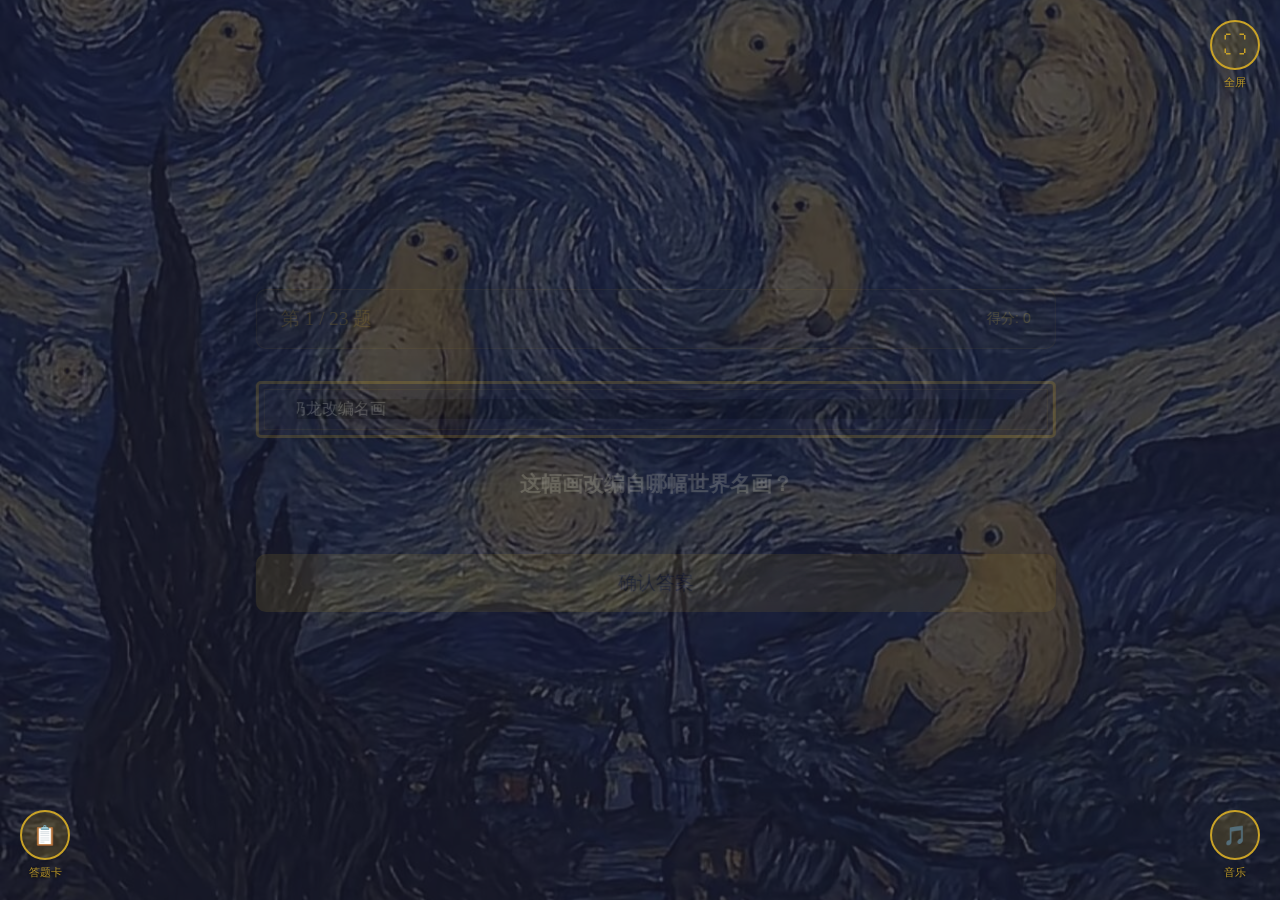
<file: feedback.html>
<!DOCTYPE html>
<html lang="zh-CN">
<head>
    <meta charset="UTF-8">
    <meta name="viewport" content="width=device-width, initial-scale=1.0">
    <title>答题反馈 - 奶龙美术馆</title>
    <link href="https://fonts.googleapis.com/css2?family=Playfair+Display:wght@400;700&family=Noto+Sans+SC:wght@300;400;500;700&display=swap" rel="stylesheet">
        <!-- 模块化 CSS -->
    <link rel="stylesheet" href="css/base.css">
    <link rel="stylesheet" href="css/components.css">
    <link rel="stylesheet" href="css/pages/feedback.css">
</head>
<body>
    <div class="museum-bg"></div>
    
    <!-- 全屏按钮 -->
    <div class="btn-with-label fullscreen-label-wrapper">
        <button class="fullscreen-btn" id="fullscreenBtn" onclick="toggleFullscreen()" title="全屏模式">
            ⛶
        </button>
        <span class="btn-label">全屏</span>
    </div>
    
    <!-- 背景音乐控制 -->
    <div class="btn-with-label audio-label-wrapper">
        <button class="audio-control" id="audioControl" onclick="toggleAudio()" title="音乐开关">
            🎵
        </button>
        <span class="btn-label">音乐</span>
    </div>
    
    <!-- 背景音乐 -->
    <audio id="bgMusic" loop preload="auto">
        <source src="https://cdn.pixabay.com/download/audio/2022/05/27/audio_1808fbf07a.mp3?filename=relaxing-mountains-rivers-streams-running-water-18178.mp3" type="audio/mpeg">
    </audio>
    
    <main class="container">
        <div class="feedback-container">
            <div class="video-container" id="videoContainer">
                <video id="feedbackVideo" autoplay playsinline>
                    <source src="" type="video/mp4">
                </video>
            </div>
            
            <div class="explanation-section" id="explanationSection">
                <img src="assets/images/thinking-nailong.jpg" alt="沉思奶龙" class="thinking-nailong">
                <div class="speech-bubble">
                    <h3 class="explanation-title" id="paintingTitle"></h3>
                    <p class="explanation-text" id="explanationText"></p>
                </div>
            </div>
            
            
            <!-- 原画展示区域 -->
            <div class="original-painting-section" id="originalPaintingSection">
                <h3 class="original-title">🖼️ 原画欣赏</h3>
                <div class="painting-comparison">
                    <div class="painting-item">
                        <img id="nailongPainting" src="" alt="奶龙改编" class="comparison-img">
                        <p class="painting-label">奶龙版</p>
                    </div>
                    <div class="painting-item">
                        <img id="originalPainting" src="" alt="原画" class="comparison-img">
                        <p class="painting-label">原画</p>
                    </div>
                </div>
            </div>
            
            <button class="next-btn" id="nextBtn" onclick="nextQuestion()">
                下一题
            </button>
        </div>
    </main>

    <script>
        let isCorrect = false;
        let painting = null;

        // 音频管理：暂停背景音乐，播放视频音效
        function manageAudioForVideo() {
            const bgMusic = document.getElementById('bgMusic');
            if (bgMusic && !bgMusic.paused) {
                bgMusic.pause();
                localStorage.setItem('bgMusicWasPlaying', 'true');
            }
        }
        
        // 恢复背景音乐
        function restoreBackgroundMusic() {
            const bgMusic = document.getElementById('bgMusic');
            const wasPlaying = localStorage.getItem('bgMusicWasPlaying') === 'true';
            if (bgMusic && wasPlaying) {
                bgMusic.play().catch(() => {});
                localStorage.removeItem('bgMusicWasPlaying');
            }
        }
        
        // 初始化
        function init() {
            const correctStr = localStorage.getItem('lastAnswerCorrect');
            const paintingStr = localStorage.getItem('lastPainting');
            
            if (!correctStr || !paintingStr) {
                window.location.href = 'quiz.html';
                return;
            }
            
            isCorrect = correctStr === 'true';
            painting = JSON.parse(paintingStr);
            
            // 播放对应视频
            const video = document.getElementById('feedbackVideo');
            manageAudioForVideo();
            video.src = isCorrect ? 'assets/videos/laugh.mp4' : 'assets/videos/sad.mp4';
            
            if (isCorrect) {
                // 答对：视频播放结束后显示"懂你意思"
                video.onended = function() {
                    showCorrectMessage();
                    restoreBackgroundMusic();
                };
                video.onerror = function() {
                    showCorrectMessage();
                    restoreBackgroundMusic();
                };
            } else {
                // 答错：视频和讲解同时显示
                video.onloadeddata = function() {
                    showExplanation();
                };
                // 如果视频加载慢，500ms后强制显示讲解
                setTimeout(showExplanation, 500);
                setTimeout(function() { restoreBackgroundMusic(); }, 3000);
            }
            
            initAudio();
            loadOriginalPainting();
        }
        
        // 加载原画
        function loadOriginalPainting() {
            document.getElementById('nailongPainting').src = 'assets/images/' + painting.image;
            var originalUrls = {
                '《梅杜萨之筏》': {
                    primary: 'https://i.see.you/2026/05/26/xL3w/medusa_raft.jpg',
                    fallback: 'https://upload.wikimedia.org/wikipedia/commons/thumb/1/15/JEAN_LOUIS_TH%C3%89ODORE_G%C3%89RICAULT_-_La_Balsa_de_la_Medusa_%28Museo_del_Louvre%2C_1818-19%29.jpg/960px-JEAN_LOUIS_TH%C3%89ODORE_G%C3%89RICAULT_-_La_Balsa_de_la_Medusa_%28Museo_del_Louvre%2C_1818-19%29.jpg',
                    local: 'assets/images/originals/medusa_raft.jpg'
                },
                '《受封》': {
                    primary: 'https://i.see.you/2026/05/26/yq8Q/the_accolade.jpg',
                    fallback: 'https://upload.wikimedia.org/wikipedia/commons/thumb/d/d3/Accolade_by_Edmund_Blair_Leighton.jpg/960px-Accolade_by_Edmund_Blair_Leighton.jpg',
                    local: 'assets/images/originals/the_accolade.jpg'
                },
                '《夜间的露天咖啡座》': {
                    primary: 'https://i.see.you/2026/05/26/Ydb3/cafe_terrace.jpg',
                    fallback: 'https://upload.wikimedia.org/wikipedia/commons/thumb/9/9b/Van_Gogh_-_Terrasse_des_Caf%C3%A9s_an_der_Place_du_Forum_in_Arles_am_Abend.jpeg/960px-Van_Gogh_-_Terrasse_des_Caf%C3%A9s_an_der_Place_du_Forum_in_Arles_am_Abend.jpeg',
                    local: 'assets/images/originals/cafe_terrace.jpg'
                },
                '《向日葵》': {
                    primary: 'https://i.see.you/2026/05/26/7vEv/sunflowers.jpg',
                    fallback: 'https://upload.wikimedia.org/wikipedia/commons/thumb/4/46/Vincent_Willem_van_Gogh_127.jpg/960px-Vincent_Willem_van_Gogh_127.jpg',
                    local: 'assets/images/originals/sunflowers.jpg'
                },
                '《蒙娜丽莎》': {
                    primary: 'https://i.see.you/2026/05/26/8ySo/mona_lisa.jpg',
                    fallback: 'https://upload.wikimedia.org/wikipedia/commons/thumb/e/ec/Mona_Lisa%2C_by_Leonardo_da_Vinci%2C_from_C2RMF_retouched.jpg/960px-Mona_Lisa%2C_by_Leonardo_da_Vinci%2C_from_C2RMF_retouched.jpg',
                    local: 'assets/images/originals/mona_lisa.jpg'
                },
                '《创造亚当》': {
                    primary: 'https://i.see.you/2026/05/26/5lzJ/creation_of_adam.jpg',
                    fallback: 'https://upload.wikimedia.org/wikipedia/commons/thumb/a/ac/Creaci%C3%B3n_de_Ad%C3%A1m.jpg/960px-Creaci%C3%B3n_de_Ad%C3%A1m.jpg',
                    local: 'assets/images/originals/creation_of_adam.jpg'
                },
                '《舞蹈》': {
                    primary: 'https://i.see.you/2026/05/26/5lCl/dance.jpg',
                    fallback: 'https://upload.wikimedia.org/wikipedia/commons/thumb/d/df/Henri_Matisse_-_Dance_1910.jpg/960px-Henri_Matisse_-_Dance_1910.jpg',
                    local: 'assets/images/originals/dance.jpg'
                },
                '《哲学家在冥想》': {
                    primary: 'https://i.see.you/2026/05/26/9gxO/philosopher_meditation.jpg',
                    fallback: 'https://upload.wikimedia.org/wikipedia/commons/thumb/d/d6/Rembrandt_-_The_Philosopher_in_Meditation.jpg/960px-Rembrandt_-_The_Philosopher_in_Meditation.jpg',
                    local: 'assets/images/originals/philosopher_meditation.jpg'
                },
                '《拾穗者》': {
                    primary: 'https://i.see.you/2026/05/26/t5Iu/gleaners.jpg',
                    fallback: 'https://upload.wikimedia.org/wikipedia/commons/thumb/1/1f/Jean-Fran%C3%A7ois_Millet_-_Gleaners_-_Google_Art_Project_2.jpg/960px-Jean-Fran%C3%A7ois_Millet_-_Gleaners_-_Google_Art_Project_2.jpg',
                    local: 'assets/images/originals/gleaners.jpg'
                },
                '《星月夜》': {
                    primary: 'https://i.see.you/2026/05/26/sUe8/starry_night.jpg',
                    fallback: 'https://upload.wikimedia.org/wikipedia/commons/thumb/c/cd/VanGogh-starry_night.jpg/960px-VanGogh-starry_night.jpg',
                    local: 'assets/images/originals/starry_night.jpg'
                },
                '《呐喊》': {
                    primary: 'https://i.see.you/2026/05/26/z6Gs/scream.jpg',
                    fallback: 'https://upload.wikimedia.org/wikipedia/commons/thumb/8/86/Edvard_Munch_-_The_Scream_-_Google_Art_Project.jpg/960px-Edvard_Munch_-_The_Scream_-_Google_Art_Project.jpg',
                    local: 'assets/images/originals/scream.jpg'
                },
                '《失乐园》': {
                    primary: 'https://i.see.you/2026/05/26/G7dg/paradise_lost.png',
                    fallback: 'https://upload.wikimedia.org/wikipedia/commons/thumb/c/c4/Adam_and_Eve_expelled_from_Paradise.png/960px-Adam_and_Eve_expelled_from_Paradise.png',
                    local: 'assets/images/originals/paradise_lost.png'
                },
                '《基督受洗》': {
                    primary: 'https://i.see.you/2026/05/26/ogR5/baptism_christ.jpg',
                    fallback: 'https://upload.wikimedia.org/wikipedia/commons/thumb/b/bc/Andrea_del_Verrocchio%2C_Leonardo_da_Vinci_-_Baptism_of_Christ_-_Uffizi.jpg/960px-Andrea_del_Verrocchio%2C_Leonardo_da_Vinci_-_Baptism_of_Christ_-_Uffizi.jpg',
                    local: 'assets/images/originals/baptism_christ.jpg'
                },
                '《犹大之吻》': {
                    primary: 'https://i.see.you/2026/05/26/Mkw3/kiss_judas.jpg',
                    fallback: 'https://upload.wikimedia.org/wikipedia/commons/thumb/e/ef/Giotto_-_Scrovegni_-_-31-_-_Kiss_of_Judas.jpg/960px-Giotto_-_Scrovegni_-_-31-_-_Kiss_of_Judas.jpg',
                    local: 'assets/images/originals/kiss_judas.jpg'
                },
                '《哈勒姆的圣母》': {
                    primary: 'https://i.see.you/2026/05/26/h1mR/madonna_harpies.jpg',
                    fallback: 'https://upload.wikimedia.org/wikipedia/commons/thumb/3/35/Andrea_del_Sarto_-_Madonna_delle_Arpie_-_Google_Art_Project.jpg/960px-Andrea_del_Sarto_-_Madonna_delle_Arpie_-_Google_Art_Project.jpg',
                    local: 'assets/images/originals/madonna_harpies.jpg'
                },
                '《秋千》': {
                    primary: 'https://i.see.you/2026/05/26/M7le/swing.jpg',
                    fallback: 'https://upload.wikimedia.org/wikipedia/commons/thumb/1/15/Jean-Honor%C3%A9_Fragonard_-_The_Swing_-_Google_Art_Project.jpg/960px-Jean-Honor%C3%A9_Fragonard_-_The_Swing_-_Google_Art_Project.jpg',
                    local: 'assets/images/originals/swing.jpg'
                },
                '《阿尔诺芬尼夫妇像》': {
                    primary: 'https://i.see.you/2026/05/26/vBe9/arnolfini.jpg',
                    fallback: 'https://upload.wikimedia.org/wikipedia/commons/thumb/5/53/The_Arnolfini_portrait_%281434%29.jpg/960px-The_Arnolfini_portrait_%281434%29.jpg',
                    local: 'assets/images/originals/arnolfini.jpg'
                },
                '《加歇医生像》': {
                    primary: 'https://i.see.you/2026/05/26/cp4T/dr_gachet.jpg',
                    fallback: 'https://upload.wikimedia.org/wikipedia/commons/1/1e/Portrait_of_Dr._Gachet.jpg',
                    local: 'assets/images/originals/dr_gachet.jpg'
                },
                '《船上的午宴》': {
                    primary: 'https://i.see.you/2026/05/26/Aha4/boating_luncheon.jpg',
                    fallback: 'https://upload.wikimedia.org/wikipedia/commons/thumb/1/19/Luncheon_of_the_Boating_Party_Renoir_1881.jpg/960px-Luncheon_of_the_Boating_Party_Renoir_1881.jpg',
                    local: 'assets/images/originals/boating_luncheon.jpg'
                },
                '《撑阳伞的女人》': {
                    primary: 'https://i.see.you/2026/05/26/2mqM/woman_with_parasol.jpg',
                    fallback: 'https://upload.wikimedia.org/wikipedia/commons/thumb/1/1b/Claude_Monet_-_Woman_with_a_Parasol_-_Madame_Monet_and_Her_Son_-_Google_Art_Project.jpg/960px-Claude_Monet_-_Woman_with_a_Parasol_-_Madame_Monet_and_Her_Son_-_Google_Art_Project.jpg',
                    local: 'assets/images/originals/woman_with_parasol.jpg'
                }
            };
            var imageSources = originalUrls[painting.title];
            if (imageSources) {
                var originalPainting = document.getElementById('originalPainting');
                originalPainting.onerror = function() {
                    if (originalPainting.dataset.source === 'primary') {
                        originalPainting.dataset.source = 'fallback';
                        originalPainting.src = imageSources.fallback;
                    } else if (originalPainting.dataset.source === 'fallback') {
                        originalPainting.dataset.source = 'local';
                        originalPainting.src = imageSources.local;
                    }
                };
                originalPainting.dataset.source = 'primary';
                originalPainting.src = imageSources.primary;
                document.getElementById('originalPaintingSection').style.display = 'block';
            } else {
                document.getElementById('originalPaintingSection').style.display = 'none';
            }
        }
        
        // 初始化音频
        function initAudio() {
            const bgMusic = document.getElementById('bgMusic');
            bgMusic.volume = 0.15;
            // 不自动播放，等视频结束后恢复
        }
        
        // 音乐开关
        function toggleAudio() {
            const bgMusic = document.getElementById('bgMusic');
            const audioControl = document.getElementById('audioControl');
            
            if (bgMusic.paused) {
                bgMusic.play();
                audioControl.textContent = '🎵';
                audioControl.classList.remove('muted');
            } else {
                bgMusic.pause();
                audioControl.textContent = '🔇';
                audioControl.classList.add('muted');
            }
        }
        
        // 全屏切换
        function toggleFullscreen() {
            if (!document.fullscreenElement) {
                document.documentElement.requestFullscreen().catch(err => {
                    console.log('全屏模式被拒绝:', err);
                });
                localStorage.setItem('wasFullscreen', 'true');
            } else {
                document.exitFullscreen();
                localStorage.removeItem('wasFullscreen');
            }
        }
        
        // 答对后显示"懂你意思"
        function showCorrectMessage() {
            document.getElementById('paintingTitle').textContent = painting.title;
            document.getElementById('explanationText').textContent = '懂你意思';
            document.getElementById('explanationSection').style.opacity = '1';
        }
        
        // 显示讲解（答错时）
        function showExplanation() {
            document.getElementById('paintingTitle').textContent = 
                `${painting.title} - ${painting.artist} (${painting.year})`;
            document.getElementById('explanationSection').style.opacity = '1';
            
            // 打字机效果
            typeWriterEffect();
        }
        
        // 打字机效果
        function typeWriterEffect() {
            const text = painting.explanation;
            const element = document.getElementById('explanationText');
            element.textContent = '';
            
            let i = 0;
            const speed = 50;
            
            function type() {
                if (i < text.length) {
                    element.textContent += text.charAt(i);
                    i++;
                    setTimeout(type, speed);
                }
            }
            
            type();
        }
        
        // 下一题
        function nextQuestion() {
            var currentQuestion = parseInt(localStorage.getItem('currentQuestion') || '0');
            var quizCount = parseInt(localStorage.getItem('quizCount') || '23');
            
            if (currentQuestion >= quizCount) {
                window.location.href = 'complete.html';
            } else {
                window.location.href = 'quiz.html';
            }
        }
        
        // 页面加载时恢复全屏状态
        if (localStorage.getItem('wasFullscreen') === 'true') {
            document.addEventListener('click', function restoreFS() {
                document.documentElement.requestFullscreen().catch(() => {});
                localStorage.removeItem('wasFullscreen');
                document.removeEventListener('click', restoreFS);
            }, { once: true });
        }

        // 页面加载时初始化
        window.onload = init;
    </script>
</body>
</html>
</file>
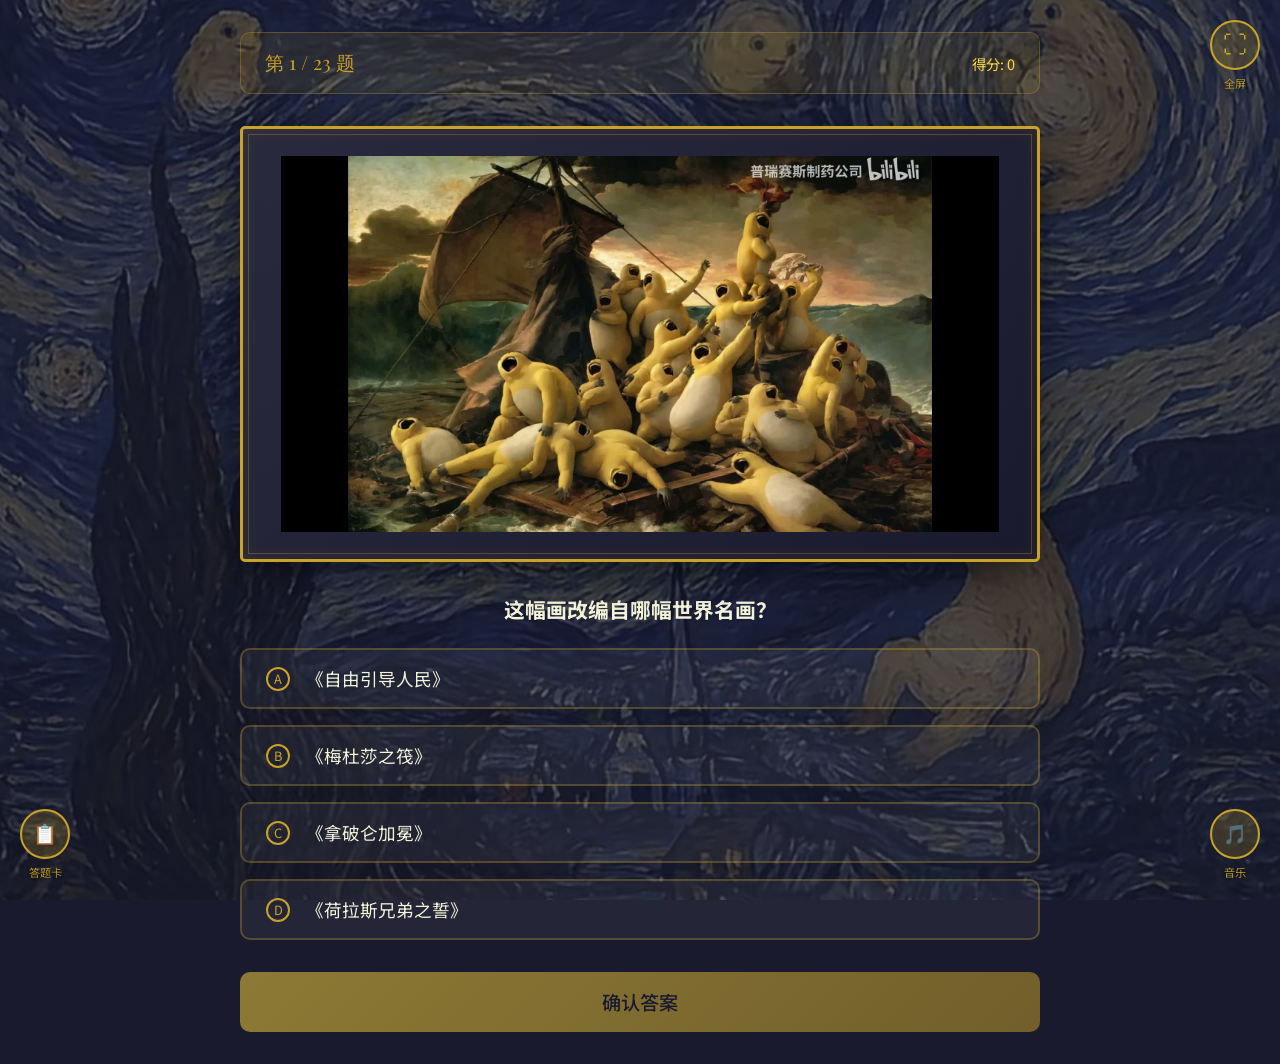
<file: quiz.html>
<!DOCTYPE html>
<html lang="zh-CN">
<head>
    <meta charset="UTF-8">
    <meta name="viewport" content="width=device-width, initial-scale=1.0">
    <title>答题挑战 - 奶龙美术馆</title>
    <link href="https://fonts.googleapis.com/css2?family=Playfair+Display:wght@400;700&family=Noto+Sans+SC:wght@300;400;500;700&display=swap" rel="stylesheet">
        <!-- 模块化 CSS -->
    <link rel="stylesheet" href="css/base.css">
    <link rel="stylesheet" href="css/components.css">
    <link rel="stylesheet" href="css/pages/quiz.css">
</head>
<body>
    <div class="museum-bg"></div>

    <!-- 全屏按钮 -->
    <div class="btn-with-label fullscreen-label-wrapper">
        <button class="fullscreen-btn" id="fullscreenBtn" onclick="toggleFullscreen()" title="全屏模式">
            ⛶
        </button>
        <span class="btn-label">全屏</span>
    </div>

    <!-- 背景音乐控制 -->
    <div class="btn-with-label audio-label-wrapper">
        <button class="audio-control" id="audioControl" onclick="toggleAudio()" title="音乐开关">
            🎵
        </button>
        <span class="btn-label">音乐</span>
    </div>

    <!-- 背景音乐 -->
    <audio id="bgMusic" loop preload="auto">
        <source src="https://cdn.pixabay.com/download/audio/2022/05/27/audio_1808fbf07a.mp3?filename=relaxing-mountains-rivers-streams-running-water-18178.mp3" type="audio/mpeg">
    </audio>

    <!-- 答题卡按钮 -->
    <div class="btn-with-label answer-card-label-wrapper">
        <button class="answer-card-btn" onclick="showAnswerCard()" title="答题卡">
            📋
        </button>
        <span class="btn-label">答题卡</span>
    </div>

    <main class="container">
        <div class="quiz-container">
            <div class="progress-bar">
                <span class="progress-text" id="progressText">第 1 / 23 题</span>
                <span class="progress-score" id="progressScore">得分: 0</span>
            </div>

            <div class="painting-frame">
                <img src="" alt="奶龙改编名画" class="painting-img" id="paintingImg">
            </div>

            <h2 class="question-text">这幅画改编自哪幅世界名画？</h2>

            <div class="options-container" id="optionsContainer">
                <!-- 选项将通过JS动态生成 -->
            </div>

            <button class="submit-btn" id="submitBtn" onclick="submitAnswer()" disabled>
                确认答案
            </button>
        </div>

        <!-- 答题卡弹窗 -->
        <div id="answerCardModal" class="answer-card-modal">
            <div class="answer-card-content">
                <button class="answer-card-close" onclick="hideAnswerCard()">&times;</button>
                <h3>答题卡</h3>
                <div class="answer-card-grid" id="answerCardGrid"></div>
            </div>
        </div>
    </main>

    <script src="js/paintings-data.js"></script>
    <script>
        
// Fisher-Yates 洗牌算法
function shuffleArray(array) {
    var shuffled = array.slice();
    for (var i = shuffled.length - 1; i > 0; i--) {
        var j = Math.floor(Math.random() * (i + 1));
        var temp = shuffled[i];
        shuffled[i] = shuffled[j];
        shuffled[j] = temp;
    }
    return shuffled;
}

// 获取随机化后的选项
function getRandomizedOptions(painting) {
    var options = painting.options.map(function(opt) {
        return { text: opt, isCorrect: opt === painting.title };
    });
    return shuffleArray(options);
}

let currentQuestion = 0;
        let selectedIsCorrect = false;
        let score = 0;
        let selectedOption = null;

        // 初始化
        function init() {
            const savedQuestion = localStorage.getItem('currentQuestion');
            const savedScore = localStorage.getItem('score');

            if (savedQuestion !== null) {
                currentQuestion = parseInt(savedQuestion);
                score = parseInt(savedScore || '0');
            }

            if (currentQuestion >= paintingsData.length) {
                window.location.href = 'complete.html';
                return;
            }

            loadQuestion();
            initAudio();
        }

        // 初始化音频
        function initAudio() {
            const bgMusic = document.getElementById('bgMusic');
            bgMusic.volume = 0.15;

            // 尝试恢复播放
            const playPromise = bgMusic.play();
            if (playPromise !== undefined) {
                playPromise.catch(error => {
                    console.log('自动播放被阻止');
                });
            }
        }

        // 音乐开关
        function toggleAudio() {
            const bgMusic = document.getElementById('bgMusic');
            const audioControl = document.getElementById('audioControl');

            if (bgMusic.paused) {
                bgMusic.play();
                audioControl.textContent = '🎵';
                audioControl.classList.remove('muted');
            } else {
                bgMusic.pause();
                audioControl.textContent = '🔇';
                audioControl.classList.add('muted');
            }
        }

        // 全屏切换
        function toggleFullscreen() {
            if (!document.fullscreenElement) {
                document.documentElement.requestFullscreen().catch(err => {
                    console.log('全屏模式被拒绝:', err);
                });
                localStorage.setItem('wasFullscreen', 'true');
            } else {
                document.exitFullscreen();
                localStorage.removeItem('wasFullscreen');
            }
        }

        // 加载题目
        function loadQuestion() {
            var quizCount = parseInt(localStorage.getItem('quizCount') || '23');
            var painting = paintingsData[currentQuestion];

            // 更新进度
            document.getElementById('progressText').textContent = '第 ' + (currentQuestion + 1) + ' / ' + quizCount + ' 题';
            document.getElementById('progressScore').textContent = '得分: ' + score;

            // 加载图片
            document.getElementById('paintingImg').src = 'assets/images/' + painting.image;

            // 生成随机化选项
            var optionsContainer = document.getElementById('optionsContainer');
            optionsContainer.innerHTML = '';
            var randomizedOptions = getRandomizedOptions(painting);

            randomizedOptions.forEach(function(option, index) {
                var label = document.createElement('label');
                label.className = 'option-label';
                label.innerHTML = '<span class="option-marker">' + String.fromCharCode(65 + index) + '</span>' +
                    '<input type="radio" name="answer" value="' + option.text + '" data-correct="' + option.isCorrect + '" onchange="selectOption(this.value, this.dataset.correct)">' +
                    '<span class="option-text">' + option.text + '</span>';
                optionsContainer.appendChild(label);
            });

            // 重置选择
            selectedOption = null;
            selectedIsCorrect = false;
            document.getElementById('submitBtn').disabled = true;
        }

        // 选择选项
        function selectOption(option, isCorrect) {
            selectedOption = option;
            selectedIsCorrect = isCorrect === 'true';
            document.getElementById('submitBtn').disabled = false;
        }

        // 提交答案
        function submitAnswer() {
            if (!selectedOption) return;

            const painting = paintingsData[currentQuestion];
            var isCorrect = selectedIsCorrect;

            if (isCorrect) {
                score++;
            }

            // 保存进度
            localStorage.setItem('currentQuestion', (currentQuestion + 1).toString());
            localStorage.setItem('score', score.toString());
            localStorage.setItem('lastAnswerCorrect', isCorrect.toString());
            localStorage.setItem('lastPainting', JSON.stringify(painting));

            // 记录已答题目
            let answeredQuestions = JSON.parse(localStorage.getItem('answeredQuestions') || '[]');
            if (!answeredQuestions.includes(currentQuestion)) {
                answeredQuestions.push(currentQuestion);
                localStorage.setItem('answeredQuestions', JSON.stringify(answeredQuestions));
            }

            // 检查是否完成
            var quizCount = parseInt(localStorage.getItem('quizCount') || '23');
            if (currentQuestion + 1 >= quizCount) {
                window.location.href = 'complete.html';
            } else {
                window.location.href = 'feedback.html';
            }
        }

        // 显示答题卡
        function showAnswerCard() {
            const modal = document.getElementById('answerCardModal');
            const grid = document.getElementById('answerCardGrid');
            grid.innerHTML = '';
            for (let i = 0; i < paintingsData.length; i++) {
                const cell = document.createElement('div');
                cell.className = 'answer-card-cell';
                cell.textContent = i + 1;
                if (i === currentQuestion) cell.classList.add('current');
                const savedProgress = localStorage.getItem('answeredQuestions');
                if (savedProgress) {
                    const answered = JSON.parse(savedProgress);
                    if (answered.includes(i)) cell.classList.add('answered');
                }
                cell.onclick = function() { jumpToQuestion(i); };
                grid.appendChild(cell);
            }
            modal.style.display = 'flex';
        }

        function hideAnswerCard() {
            document.getElementById('answerCardModal').style.display = 'none';
        }

        function jumpToQuestion(questionIndex) {
            currentQuestion = questionIndex;
            localStorage.setItem('currentQuestion', questionIndex.toString());
            hideAnswerCard();
            loadQuestion();
        }

        // 页面加载时恢复全屏状态
        if (localStorage.getItem('wasFullscreen') === 'true') {
            document.addEventListener('click', function restoreFS() {
                document.documentElement.requestFullscreen().catch(() => {});
                localStorage.removeItem('wasFullscreen');
                document.removeEventListener('click', restoreFS);
            }, { once: true });
        }

        // 页面加载时初始化
        window.onload = init;
    </script>
</body>
</html>
</file>
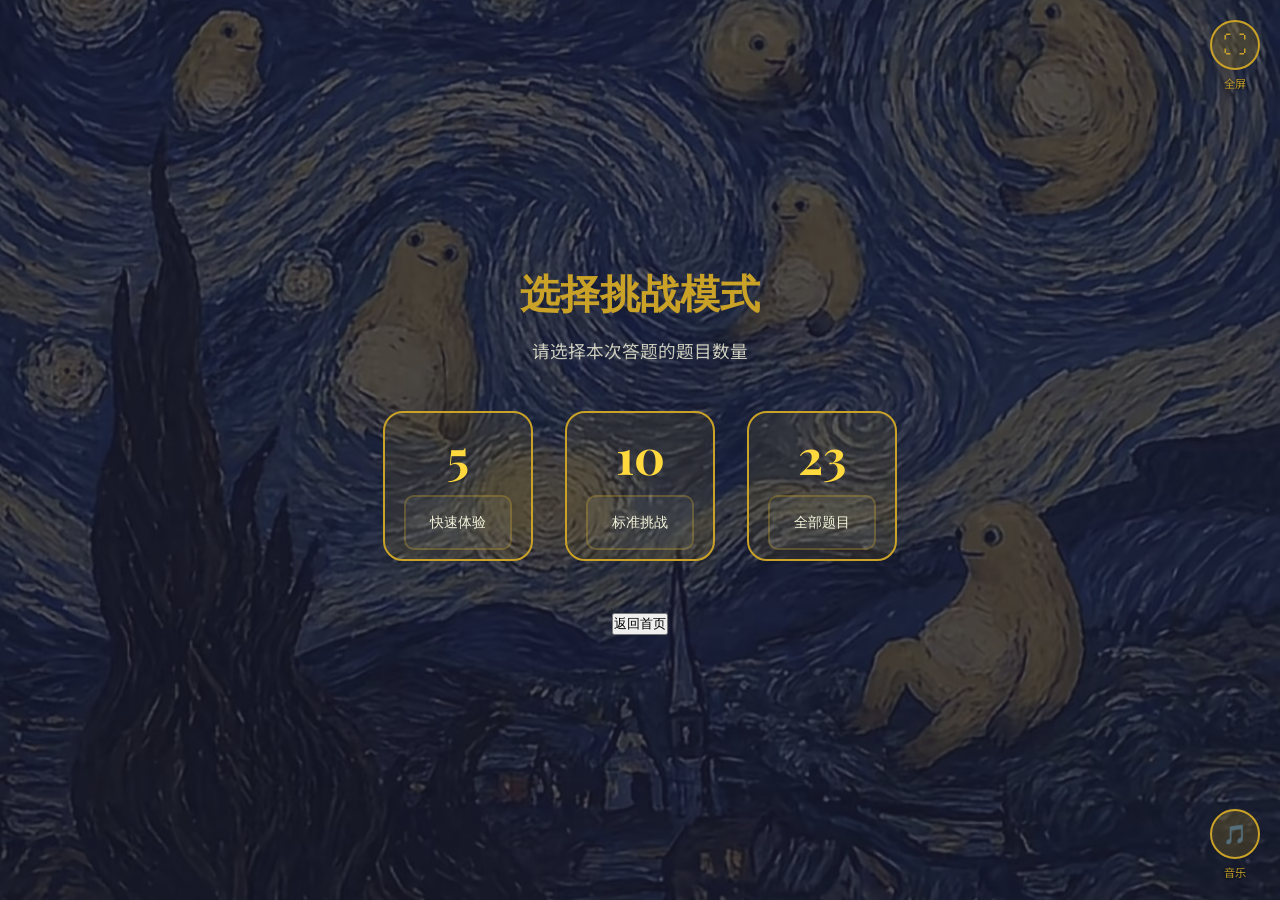
<file: select-quiz.html>
﻿<!DOCTYPE html>
<html lang="zh-CN">
<head>
    <meta charset="UTF-8">
    <meta name="viewport" content="width=device-width, initial-scale=1.0">
    <title>选择挑战模式 - 奶龙美术馆</title>
    <link href="https://fonts.googleapis.com/css2?family=Playfair+Display:wght@400;700&family=Noto+Sans+SC:wght@300;400;500;700&display=swap" rel="stylesheet">
        <!-- 模块化 CSS -->
    <link rel="stylesheet" href="css/base.css">
    <link rel="stylesheet" href="css/components.css">
    <link rel="stylesheet" href="css/pages/quiz.css">
</head>
<body>
    <div class="museum-bg"></div>
    
    <div class="btn-with-label fullscreen-label-wrapper">
        <button class="fullscreen-btn" onclick="toggleFullscreen()" title="全屏模式">⛶</button>
        <span class="btn-label">全屏</span>
    </div>
    
    <div class="btn-with-label audio-label-wrapper">
        <button class="audio-control" id="audioControl" onclick="toggleAudio()" title="音乐开关">🎵</button>
        <span class="btn-label">音乐</span>
    </div>
    
    <audio id="bgMusic" loop preload="auto">
        <source src="https://cdn.pixabay.com/download/audio/2022/05/27/audio_1808fbf07a.mp3" type="audio/mpeg">
    </audio>
    
    <main class="container">
        <div class="select-container">
            <h1 class="select-title">选择挑战模式</h1>
            <p class="select-desc">请选择本次答题的题目数量</p>
            
            <div class="quiz-options">
                <button class="quiz-option-btn" onclick="startWithCount(5)">
                    <span class="option-number">5</span>
                    <span class="option-label">快速体验</span>
                </button>
                <button class="quiz-option-btn" onclick="startWithCount(10)">
                    <span class="option-number">10</span>
                    <span class="option-label">标准挑战</span>
                </button>
                <button class="quiz-option-btn" onclick="startWithCount(23)">
                    <span class="option-number">23</span>
                    <span class="option-label">全部题目</span>
                </button>
            </div>
            
            <button class="back-home-btn" onclick="window.location.href='index.html'">返回首页</button>
        </div>
    </main>
    
    <script src="js/paintings-data.js"></script>
    <script>
        function startWithCount(count) {
            localStorage.setItem("quizCount", count.toString());
            localStorage.setItem("currentQuestion", "0");
            localStorage.setItem("score", "0");
            localStorage.removeItem("answeredQuestions");
            window.location.href = "quiz.html";
        }
        
        function toggleFullscreen() {
            if (!document.fullscreenElement) {
                document.documentElement.requestFullscreen().catch(function() {});
                localStorage.setItem("wasFullscreen", "true");
            } else {
                document.exitFullscreen();
                localStorage.removeItem("wasFullscreen");
            }
        }
        
        function toggleAudio() {
            var bgMusic = document.getElementById("bgMusic");
            var audioControl = document.getElementById("audioControl");
            if (bgMusic.paused) {
                bgMusic.play();
                audioControl.textContent = "🎵";
                audioControl.classList.remove("muted");
            } else {
                bgMusic.pause();
                audioControl.textContent = "🔇";
                audioControl.classList.add("muted");
            }
        }
        
        window.addEventListener("load", function() {
            var bgMusic = document.getElementById("bgMusic");
            bgMusic.volume = 0.15;
            bgMusic.play().catch(function() {});
        });
    </script>
</body>
</html>
</file>
<file: css/base.css>
/* ===== 基础样式 ===== */
:root {
    --deep-indigo: #1a1a2e;
    --nailong-yellow: #FFD93D;
    --antique-gold: #C9A227;
    --cream: #F5F5DC;
    --dark-overlay: rgba(26, 26, 46, 0.95);
}

* {
    margin: 0;
    padding: 0;
    box-sizing: border-box;
}

html, body {
    font-family: 'Noto Sans SC', sans-serif;
    background-color: var(--deep-indigo);
    color: var(--cream);
    min-height: 100vh;
    overflow-x: hidden;
}

/* 全屏模式支持 */
body:fullscreen { width: 100vw; height: 100vh; }
body:-webkit-full-screen { width: 100vw; height: 100vh; }
body:-moz-full-screen { width: 100vw; height: 100vh; }

/* 星空奶龙背景 */
.museum-bg {
    contain: layout style paint;
    content-visibility: auto;
    position: fixed;
    top: 0; left: 0;
    width: 100%; height: 100%;
    background-image: url('../assets/images/starry-nailong-bg.jpg');
    background-size: cover;
    background-position: center;
    background-repeat: no-repeat;
    opacity: 0.3;
    pointer-events: none;
    z-index: 0;
}

.container {
    position: relative;
    z-index: 1;
    max-width: 1200px;
    margin: 0 auto;
    padding: 2rem;
    min-height: 100vh;
    display: flex;
    flex-direction: column;
    justify-content: center;
    align-items: center;
}

/* ===== 通用动画 ===== */
@keyframes fadeIn {
    from { opacity: 0; transform: translateY(20px); }
    to { opacity: 1; transform: translateY(0); }
}

@keyframes slideIn {
    from { opacity: 0; transform: translateX(20px); }
    to { opacity: 1; transform: translateX(0); }
}

@keyframes breathe {
    0%, 100% { transform: scale(1) translateY(0); }
    50% { transform: scale(1.02) translateY(-5px); }
}

@keyframes pulse {
    0%, 100% { opacity: 0.5; transform: translate(-50%, -50%) scale(1); }
    50% { opacity: 0.8; transform: translate(-50%, -50%) scale(1.1); }
}

@keyframes glow {
    0%, 100% { text-shadow: 0 0 30px rgba(255, 217, 61, 0.5); }
    50% { text-shadow: 0 0 50px rgba(255, 217, 61, 0.8), 0 0 80px rgba(255, 217, 61, 0.4); }
}

@keyframes spin {
    to { transform: rotate(360deg); }
}

/* ===== 加载动画 ===== */
.auth-loading {
    position: relative;
    color: transparent !important;
}
.auth-loading::after {
    content: '';
    position: absolute;
    width: 20px; height: 20px;
    top: 50%; left: 50%;
    margin: -10px 0 0 -10px;
    border: 2px solid var(--deep-indigo);
    border-top-color: transparent;
    border-radius: 50%;
    animation: spin 0.8s linear infinite;
}

/* ===== 图片懒加载样式 ===== */
img[loading="lazy"] {
    opacity: 0;
    transition: opacity 0.3s ease;
}
img[loading="lazy"].loaded {
    opacity: 1;
}

/* ===== 响应式基础 ===== */
@media (max-width: 768px) {
    .title-main { font-size: 2rem; }
    .nailong-img { width: 200px; height: 200px; }
    .explanation-section { flex-direction: column; align-items: center; }
    .speech-bubble::before { display: none; }
    .final-message { font-size: 1.8rem; }
    .fullscreen-btn, .audio-control { width: 40px; height: 40px; font-size: 1rem; }
}

/* 全屏模式下的样式优化 */
:fullscreen .container { max-width: 100%; padding: 1rem; }
:fullscreen .painting-img { max-height: 50vh; }
</file>
<file: css/components.css>
/* ===== 带标签的按钮容器 ===== */
.btn-with-label {
    position: fixed;
    display: flex;
    flex-direction: column;
    align-items: center;
    gap: 5px;
    z-index: 1000;
}
.btn-with-label .btn-label {
    font-size: 0.7rem;
    color: var(--antique-gold);
    text-shadow: 0 1px 3px rgba(0, 0, 0, 0.8);
    white-space: nowrap;
    opacity: 0.9;
}

/* 按钮定位 */
.fullscreen-label-wrapper { top: 20px; right: 20px; }
.audio-label-wrapper { bottom: 20px; right: 20px; }
.answer-card-label-wrapper { bottom: 20px; left: 20px; }
.submit-label-wrapper { bottom: 20px; left: 20px; }

/* ===== 通用按钮样式 ===== */
.fullscreen-btn, .audio-control, .answer-card-btn, .submit-corner-btn {
    width: 50px; height: 50px;
    background: rgba(201, 162, 39, 0.2);
    border: 2px solid var(--antique-gold);
    border-radius: 50%;
    cursor: pointer;
    display: flex;
    align-items: center;
    justify-content: center;
    font-size: 1.2rem;
    color: var(--antique-gold);
    transition: all 0.3s ease;
}
.fullscreen-btn:hover, .audio-control:hover, .answer-card-btn:hover, .submit-corner-btn:hover {
    background: rgba(201, 162, 39, 0.4);
    transform: scale(1.1);
}
.fullscreen-btn { font-size: 1.5rem; }
.audio-control.muted { opacity: 0.5; }

/* ===== 弹窗通用样式 ===== */
.modal-overlay {
    display: none;
    position: fixed;
    top: 0; left: 0;
    width: 100%; height: 100%;
    background: rgba(0, 0, 0, 0.8);
    z-index: 2000;
    justify-content: center;
    align-items: center;
}
.modal-overlay.show { display: flex; }

.modal-content {
    background: var(--deep-indigo);
    padding: 2rem;
    border-radius: 20px;
    border: 2px solid var(--antique-gold);
    max-width: 500px;
    width: 90%;
    position: relative;
    max-height: 90vh;
    overflow-y: auto;
}

.modal-close {
    position: absolute;
    top: 10px; right: 15px;
    background: none;
    border: none;
    color: var(--antique-gold);
    font-size: 1.5rem;
    cursor: pointer;
}

.modal-title {
    color: var(--antique-gold);
    text-align: center;
    margin-bottom: 1.5rem;
    font-size: 1.3rem;
}

/* ===== 表单通用样式 ===== */
.form-group {
    margin-bottom: 1rem;
}
.form-group label {
    display: block;
    margin-bottom: 0.3rem;
    color: var(--antique-gold);
    font-size: 0.9rem;
    font-weight: 600;
}
.form-group input, .form-group textarea {
    width: 100%;
    padding: 0.7rem 1rem;
    border: 1px solid var(--antique-gold);
    border-radius: 10px;
    background: rgba(26, 26, 46, 0.5);
    color: var(--cream);
    font-size: 0.95rem;
}
.form-group input::placeholder {
    color: rgba(245, 245, 220, 0.4);
}

/* ===== 主按钮样式 ===== */
.primary-btn {
    padding: 1rem 3rem;
    font-size: 1.2rem;
    font-family: 'Noto Sans SC', sans-serif;
    font-weight: 500;
    color: var(--deep-indigo);
    background: linear-gradient(135deg, var(--nailong-yellow) 0%, var(--antique-gold) 100%);
    border: none;
    border-radius: 50px;
    cursor: pointer;
    overflow: hidden;
    transition: all 0.3s ease;
    box-shadow: 0 4px 15px rgba(255, 217, 61, 0.3), 0 0 30px rgba(201, 162, 39, 0.2);
}
.primary-btn:hover {
    transform: translateY(-3px) scale(1.05);
    box-shadow: 0 8px 25px rgba(255, 217, 61, 0.4), 0 0 50px rgba(201, 162, 39, 0.3);
}

.secondary-btn {
    padding: 0.8rem 2rem;
    background: transparent;
    border: 1px solid var(--antique-gold);
    border-radius: 25px;
    color: var(--antique-gold);
    cursor: pointer;
    transition: all 0.3s ease;
}
.secondary-btn:hover {
    background: var(--antique-gold);
    color: var(--deep-indigo);
}

/* ===== 答题卡弹窗 ===== */
.answer-card-modal {
    display: none;
    position: fixed;
    top: 0; left: 0;
    width: 100%; height: 100%;
    background: rgba(0, 0, 0, 0.8);
    z-index: 2000;
    justify-content: center;
    align-items: center;
}
.answer-card-content {
    background: var(--deep-indigo);
    padding: 2rem;
    border-radius: 20px;
    border: 2px solid var(--antique-gold);
    max-width: 500px;
    width: 90%;
    position: relative;
}
.answer-card-grid {
    display: grid;
    grid-template-columns: repeat(5, 1fr);
    gap: 10px;
}
.answer-card-cell {
    aspect-ratio: 1;
    display: flex;
    align-items: center;
    justify-content: center;
    background: rgba(201, 162, 39, 0.1);
    border: 2px solid var(--antique-gold);
    border-radius: 10px;
    color: var(--cream);
    font-weight: 600;
    cursor: pointer;
    transition: all 0.3s ease;
    font-size: 0.9rem;
}
.answer-card-cell:hover { background: rgba(201, 162, 39, 0.3); transform: scale(1.1); }
.answer-card-cell.current { background: var(--nailong-yellow); color: var(--deep-indigo); border-color: var(--nailong-yellow); font-weight: 700; }
.answer-card-cell.answered { background: rgba(0, 200, 0, 0.2); border-color: #90EE90; }
</file>
<file: css/pages/feedback.css>
/* ===== 反馈页样式 ===== */
.feedback-container {
    width: 100%;
    max-width: 600px;
    text-align: center;
    animation: fadeIn 0.5s ease-out;
}

.video-container {
    margin-bottom: 2rem;
    border-radius: 10px;
    overflow: hidden;
    box-shadow: 0 10px 40px rgba(0, 0, 0, 0.5);
}
.video-container video {
    width: 100%;
    max-height: 300px;
    display: block;
}

.explanation-section {
    display: flex;
    align-items: flex-end;
    gap: 1rem;
    margin-bottom: 2rem;
    opacity: 0;
    transition: opacity 0.5s ease;
}

.thinking-nailong {
    width: 120px; height: 120px;
    object-fit: cover;
    border-radius: 50%;
    border: 3px solid var(--antique-gold);
    flex-shrink: 0;
    clip-path: inset(3% 3% 3% 3%);
}

.speech-bubble {
    flex: 1;
    position: relative;
    background: rgba(255, 255, 255, 0.95);
    color: var(--deep-indigo);
    padding: 1.5rem;
    border-radius: 20px;
    text-align: left;
    box-shadow: 0 5px 20px rgba(0, 0, 0, 0.2);
}
.speech-bubble::before {
    content: '';
    position: absolute;
    bottom: 30px; left: -15px;
    width: 0; height: 0;
    border-top: 15px solid transparent;
    border-bottom: 15px solid transparent;
    border-right: 15px solid rgba(255, 255, 255, 0.95);
}

.explanation-title {
    font-family: 'Playfair Display', serif;
    font-size: 1.2rem;
    color: var(--antique-gold);
    margin-bottom: 0.5rem;
}

.explanation-text {
    font-size: 1rem;
    line-height: 1.6;
}

.next-btn {
    padding: 1rem 3rem;
    font-size: 1.1rem;
    font-family: 'Noto Sans SC', sans-serif;
    font-weight: 500;
    color: var(--deep-indigo);
    background: linear-gradient(135deg, var(--nailong-yellow) 0%, var(--antique-gold) 100%);
    border: none;
    border-radius: 50px;
    cursor: pointer;
    transition: all 0.3s ease;
}
.next-btn:hover {
    transform: translateY(-3px);
    box-shadow: 0 8px 25px rgba(255, 217, 61, 0.4);
}

/* ===== 原画展示样式 ===== */
.original-painting-section {
    margin-top: 2rem;
    padding: 1.5rem;
    background: rgba(26, 26, 46, 0.6);
    border-radius: 15px;
    border: 1px solid rgba(201, 162, 39, 0.3);
}

.original-title {
    color: var(--antique-gold);
    text-align: center;
    margin-bottom: 1rem;
    font-size: 1.1rem;
}

.painting-comparison {
    display: flex;
    justify-content: center;
    gap: 2rem;
    flex-wrap: wrap;
}

.painting-item { text-align: center; }

.comparison-img {
    width: 200px; height: 200px;
    object-fit: cover;
    border-radius: 10px;
    border: 2px solid var(--antique-gold);
    box-shadow: 0 5px 20px rgba(0, 0, 0, 0.3);
}

.painting-label {
    margin-top: 0.5rem;
    color: var(--cream);
    font-size: 0.9rem;
}
</file>
<file: css/pages/quiz.css>
/* ===== 选择页面样式 ===== */
.select-container {
    text-align: center;
    padding: 2rem;
}

.select-title {
    font-family: 'Playfair Display', serif;
    font-size: 2.5rem;
    color: var(--antique-gold);
    margin-bottom: 1rem;
}

.select-desc {
    color: rgba(245, 245, 220, 0.8);
    margin-bottom: 3rem;
    font-size: 1.1rem;
}

.quiz-options {
    display: flex;
    justify-content: center;
    gap: 2rem;
    flex-wrap: wrap;
    margin-bottom: 3rem;
}

.quiz-option-btn {
    width: 150px; height: 150px;
    background: rgba(201, 162, 39, 0.1);
    border: 2px solid var(--antique-gold);
    border-radius: 20px;
    cursor: pointer;
    transition: all 0.3s ease;
    display: flex;
    flex-direction: column;
    align-items: center;
    justify-content: center;
    gap: 0.5rem;
}
.quiz-option-btn:hover {
    background: rgba(201, 162, 39, 0.3);
    transform: translateY(-5px);
    box-shadow: 0 10px 30px rgba(201, 162, 39, 0.3);
}

.option-number {
    font-size: 3rem;
    font-weight: 700;
    color: var(--nailong-yellow);
    font-family: 'Playfair Display', serif;
}

.option-label {
    font-size: 0.9rem;
    color: var(--cream);
}

/* ===== 答题页样式 ===== */
.quiz-container {
    width: 100%;
    max-width: 800px;
    animation: slideIn 0.5s ease-out;
}

.progress-bar {
    display: flex;
    justify-content: space-between;
    align-items: center;
    margin-bottom: 2rem;
    padding: 1rem 1.5rem;
    background: rgba(201, 162, 39, 0.1);
    border: 1px solid rgba(201, 162, 39, 0.3);
    border-radius: 10px;
}

.progress-text {
    font-family: 'Playfair Display', serif;
    font-size: 1.2rem;
    color: var(--antique-gold);
}

.progress-score {
    font-size: 0.9rem;
    color: var(--nailong-yellow);
}

.painting-frame {
    position: relative;
    margin-bottom: 2rem;
    padding: 15px;
    background: linear-gradient(135deg, #2a2a3e 0%, #1a1a2e 100%);
    border: 3px solid var(--antique-gold);
    border-radius: 5px;
    box-shadow: 0 10px 40px rgba(0, 0, 0, 0.5), inset 0 0 20px rgba(201, 162, 39, 0.1);
}
.painting-frame::before {
    content: '';
    position: absolute;
    top: 5px; left: 5px; right: 5px; bottom: 5px;
    border: 1px solid rgba(201, 162, 39, 0.3);
    pointer-events: none;
}

.painting-img {
    width: 100%;
    max-height: 400px;
    object-fit: contain;
    display: block;
    background: #000;
    clip-path: inset(3% 3% 3% 3%);
}

.question-text {
    font-size: 1.3rem;
    text-align: center;
    margin-bottom: 1.5rem;
    color: var(--cream);
}

.options-container {
    display: grid;
    gap: 1rem;
    margin-bottom: 2rem;
}

.option-label {
    display: flex;
    align-items: center;
    padding: 1rem 1.5rem;
    background: rgba(255, 255, 255, 0.05);
    border: 2px solid rgba(201, 162, 39, 0.3);
    border-radius: 10px;
    cursor: pointer;
    transition: all 0.3s ease;
}
.option-label:hover {
    background: rgba(201, 162, 39, 0.1);
    border-color: var(--antique-gold);
}

.option-label input[type="radio"] { display: none; }
.option-label input[type="radio"]:checked + .option-text { color: var(--nailong-yellow); }
.option-label:has(input[type="radio"]:checked) {
    background: rgba(255, 217, 61, 0.1);
    border-color: var(--nailong-yellow);
    box-shadow: 0 0 20px rgba(255, 217, 61, 0.2);
}

.option-text {
    font-size: 1.1rem;
    margin-left: 1rem;
}

.option-marker {
    width: 24px; height: 24px;
    border: 2px solid var(--antique-gold);
    border-radius: 50%;
    display: flex;
    align-items: center;
    justify-content: center;
    font-size: 0.8rem;
    color: var(--antique-gold);
    flex-shrink: 0;
}

.submit-btn {
    width: 100%;
    padding: 1rem;
    font-size: 1.2rem;
    font-family: 'Noto Sans SC', sans-serif;
    font-weight: 500;
    color: var(--deep-indigo);
    background: linear-gradient(135deg, var(--nailong-yellow) 0%, var(--antique-gold) 100%);
    border: none;
    border-radius: 10px;
    cursor: pointer;
    transition: all 0.3s ease;
}
.submit-btn:hover {
    transform: translateY(-2px);
    box-shadow: 0 5px 20px rgba(255, 217, 61, 0.3);
}
.submit-btn:disabled {
    opacity: 0.5;
    cursor: not-allowed;
    transform: none;
}
</file>
